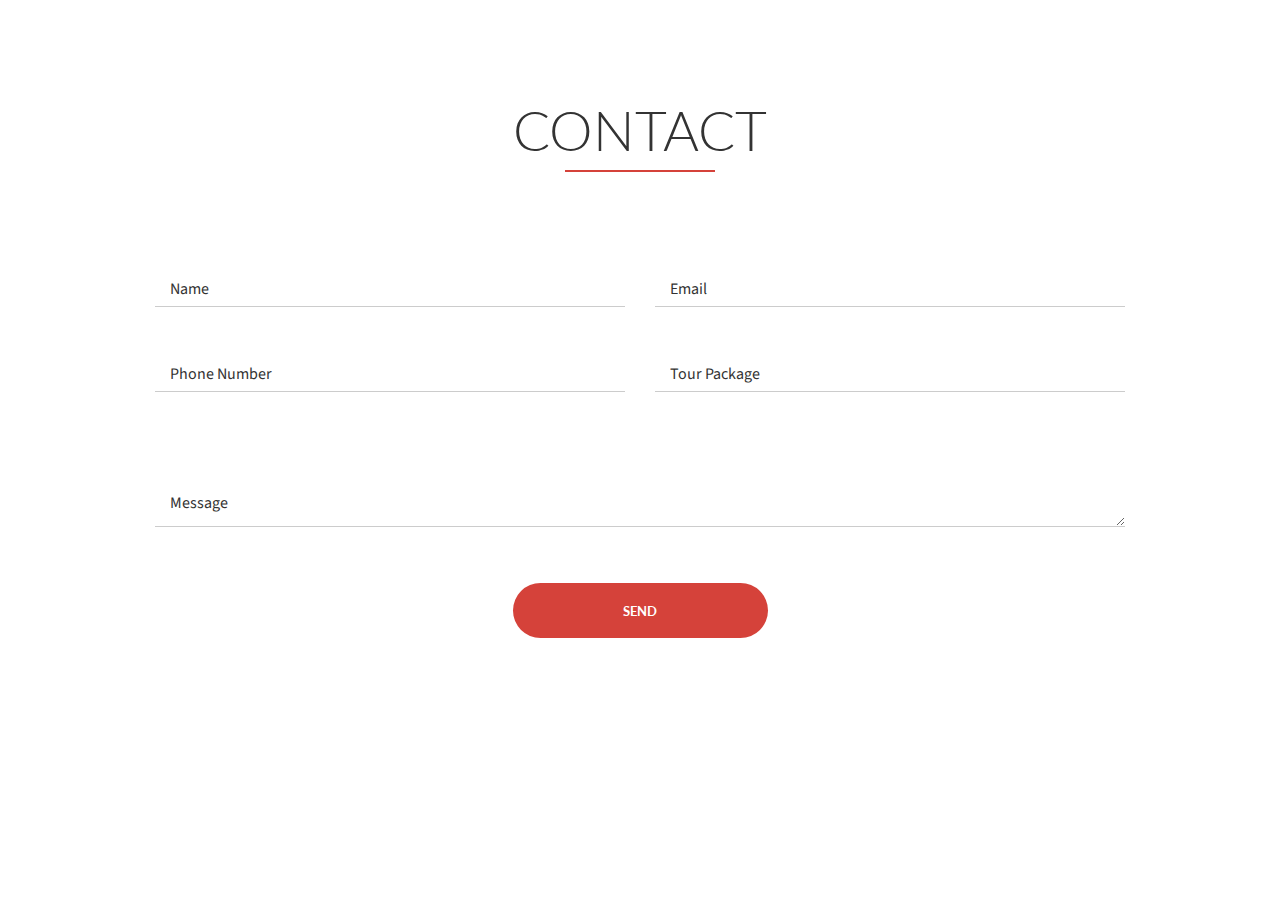
<file: contact.html>
<!DOCTYPE html>
<html lang="en">
<head>
    <meta charset="UTF-8">
    <meta name="viewport" content="width=device-width, initial-scale=1.0">
    <meta http-equiv="X-UA-Compatible" content="ie=edge">
    <link rel="stylesheet" href="css/bootstrap-grid.css">
    <link rel="stylesheet" href="css/style.css">
    <link rel="stylesheet" href="css/font-awesome.css">
    <!-- fonts -->
    <link href="https://fonts.googleapis.com/css?family=Lato:300,700,900|Source+Sans+Pro" rel="stylesheet">
    <title>Document</title>
</head>
<body>
    <section class="contact">
        <!-- .container|c -->
        <div class="container">
            <h2 class="section-title">
                Contact
            </h2>
    
            <form>
                <!-- .row|c -->
                <div class="row">
                    <!-- .col-5*4>input|c -->
                    <div class="col-md-10 col-lg-6 col-xl-5 contact-space-lg">
                        <input class="contact-form" type="text" placeholder="Name" required>
                    </div>
                    <!-- /.col-5 -->
                    <div class="col-md-10 col-lg-6 col-xl-5 contact-space-lg">
                        <input class="contact-form" type="email" placeholder="Email" required>
                    </div>
                    <!-- /.col-5 -->
                    <div class="col-md-10 col-lg-6 col-xl-5 contact-space-sm">
                        <input class="contact-form" type="tel" placeholder="Phone Number" required>
                    </div>
                    <!-- /.col-5 -->
                    <div class="col-md-10 col-lg-6 col-xl-5 contact-space-sm">
                        <input list="tour-list" class="contact-form" type="text" placeholder="Tour Package" required>
                        <datalist id="tour-list">
                            <!-- option*6 -->
                            <option value="Hiking"></option>
                            <option value="Adventure"></option>
                            <option value="Biketour"></option>
                            <option value="Offroad"></option>
                            <option value="Motobite"></option>
                            <option value="Essential"></option>
                        </datalist>
                    </div>
                    <!-- /.col-5 -->
                    <div class="col-md-10 col-lg-12 col-xl-10 contact-space-lg">
                        <textarea class="contact-form" cols="30" rows="3" placeholder="Message"></textarea>
                    </div>
                    <!-- /.col-10 -->
                    <!-- .col-auto>button.btn-main -->
                    <div class="col-auto contact-space-sm">
                        <button type="submit" class="btn-main">
                            Send
                        </button>
                    </div>
                </div>
                <!-- /.row -->
            </form>
        </div>
        <!-- /.container -->
    </section>
</body>
</html>
</file>
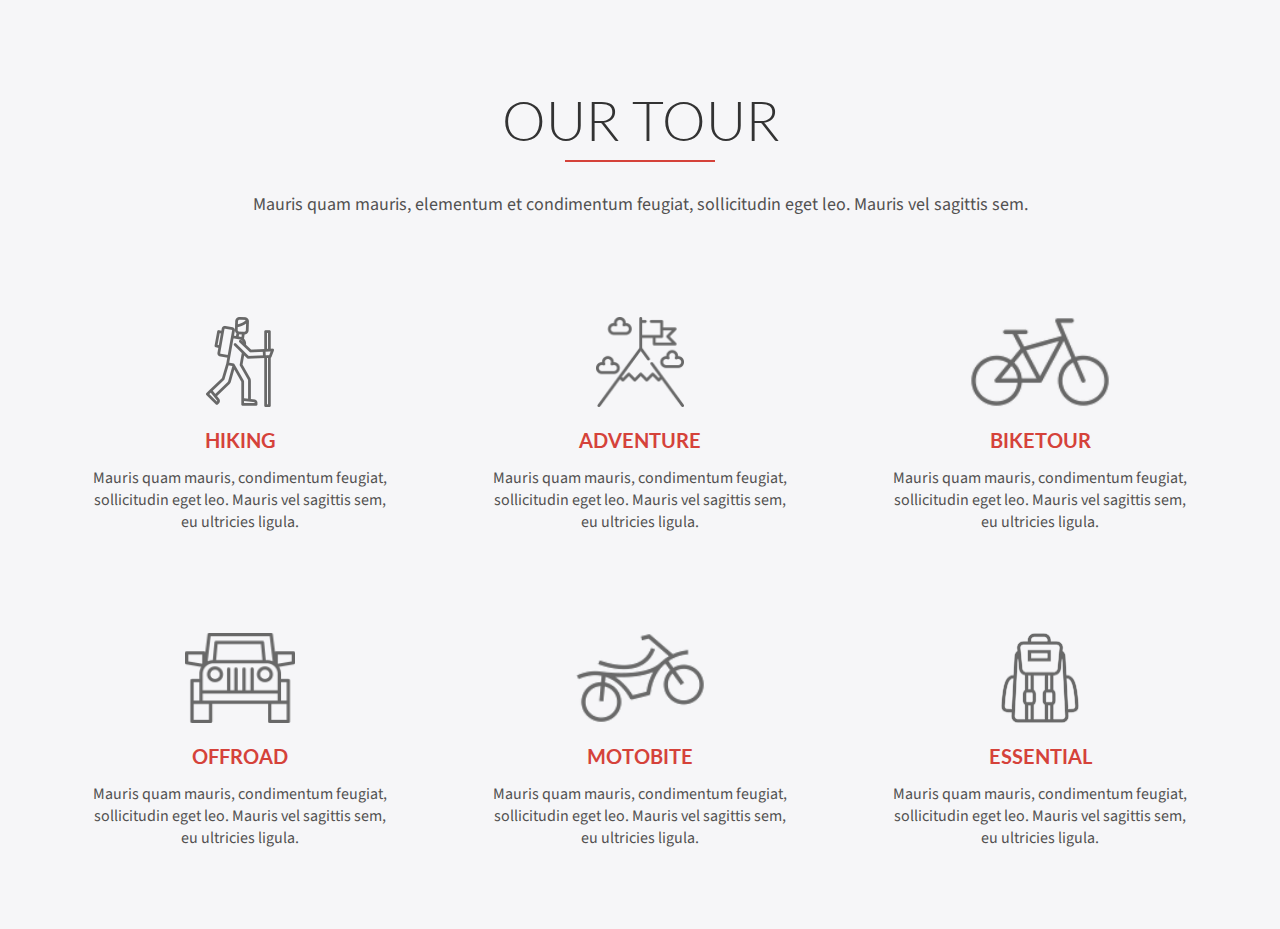
<file: our_tour.html>
<!DOCTYPE html>
<html lang="en">
<head>
    <meta charset="UTF-8">
    <meta name="viewport" content="width=device-width, initial-scale=1.0">
    <meta http-equiv="X-UA-Compatible" content="ie=edge">
    <link rel="stylesheet" href="css/bootstrap-grid.css">
    <link rel="stylesheet" href="css/style.css">
    <link rel="stylesheet" href="css/font-awesome.css">
    <!-- fonts -->
    <link href="https://fonts.googleapis.com/css?family=Lato:300,700,900|Source+Sans+Pro" rel="stylesheet">
    <title>Document</title>
</head>
<body>
    <section class="tour">
        <div class="container">
    
            <!-- h2.section-title{Our Tour} -->
            <h2 class="section-title">Our Tour</h2>
            <!-- p.section-subtitle -->
            <p class="section-subtitle">
                Mauris quam mauris, elementum et condimentum feugiat, sollicitudin eget leo. Mauris vel sagittis sem.
            </p>
    
            <!-- .row|c -->
            <div class="row justify-content-center">
                <!-- .col-4|c -->
                <div class="tour-item col-sm-8 col-md-6 col-lg-5 col-xl-4">
                    <img src="img/tour1.png" alt="">
                    <h3>
                        Hiking
                    </h3>
                    <p>
                        Mauris quam mauris, condimentum feugiat, sollicitudin eget leo. Mauris vel sagittis sem,
                        eu ultricies ligula.
                    </p>
                </div>
                <!-- /.col-4 -->
                <div class="tour-item col-sm-8 col-md-6 col-lg-5 col-xl-4">
                    <img src="img/tour2.png" alt="">
                    <h3>
                        Adventure
                    </h3>
                    <p>
                        Mauris quam mauris, condimentum feugiat, sollicitudin eget leo. Mauris vel sagittis sem,
                        eu ultricies ligula.
                    </p>
                </div>
                <!-- /.col-4 -->
                <div class="tour-item col-sm-8 col-md-6 col-lg-5 col-xl-4">
                    <img src="img/tour3.png" alt="">
                    <h3>
                        Biketour
                    </h3>
                    <p>
                        Mauris quam mauris, condimentum feugiat, sollicitudin eget leo. Mauris vel sagittis sem,
                        eu ultricies ligula.
                    </p>
                </div>
                <!-- /.col-4 -->
                <div class="tour-item col-sm-8 col-md-6 col-lg-5 col-xl-4">
                    <img src="img/tour4.png" alt="">
                    <h3>
                        Offroad
                    </h3>
                    <p>
                        Mauris quam mauris, condimentum feugiat, sollicitudin eget leo. Mauris vel sagittis sem,
                        eu ultricies ligula.
                    </p>
                </div>
                <!-- /.col-4 -->
                <div class="tour-item col-sm-8 col-md-6 col-lg-5 col-xl-4">
                    <img src="img/tour5.png" alt="">
                    <h3>
                        Motobite
                    </h3>
                    <p>
                        Mauris quam mauris, condimentum feugiat, sollicitudin eget leo. Mauris vel sagittis sem,
                        eu ultricies ligula.
                    </p>
                </div>
                <!-- /.col-4 -->
                <div class="tour-item col-sm-8 col-md-6 col-lg-5 col-xl-4">
                    <img src="img/tour6.png" alt="">
                    <h3>
                        Essential
                    </h3>
                    <p>
                        Mauris quam mauris, condimentum feugiat, sollicitudin eget leo. Mauris vel sagittis sem,
                        eu ultricies ligula.
                    </p>
                </div>
                <!-- /.col-4 -->
            </div>
            <!-- /.row -->
    
        </div>
        <!-- /.container -->
    </section>
</body>
</html>
</file>
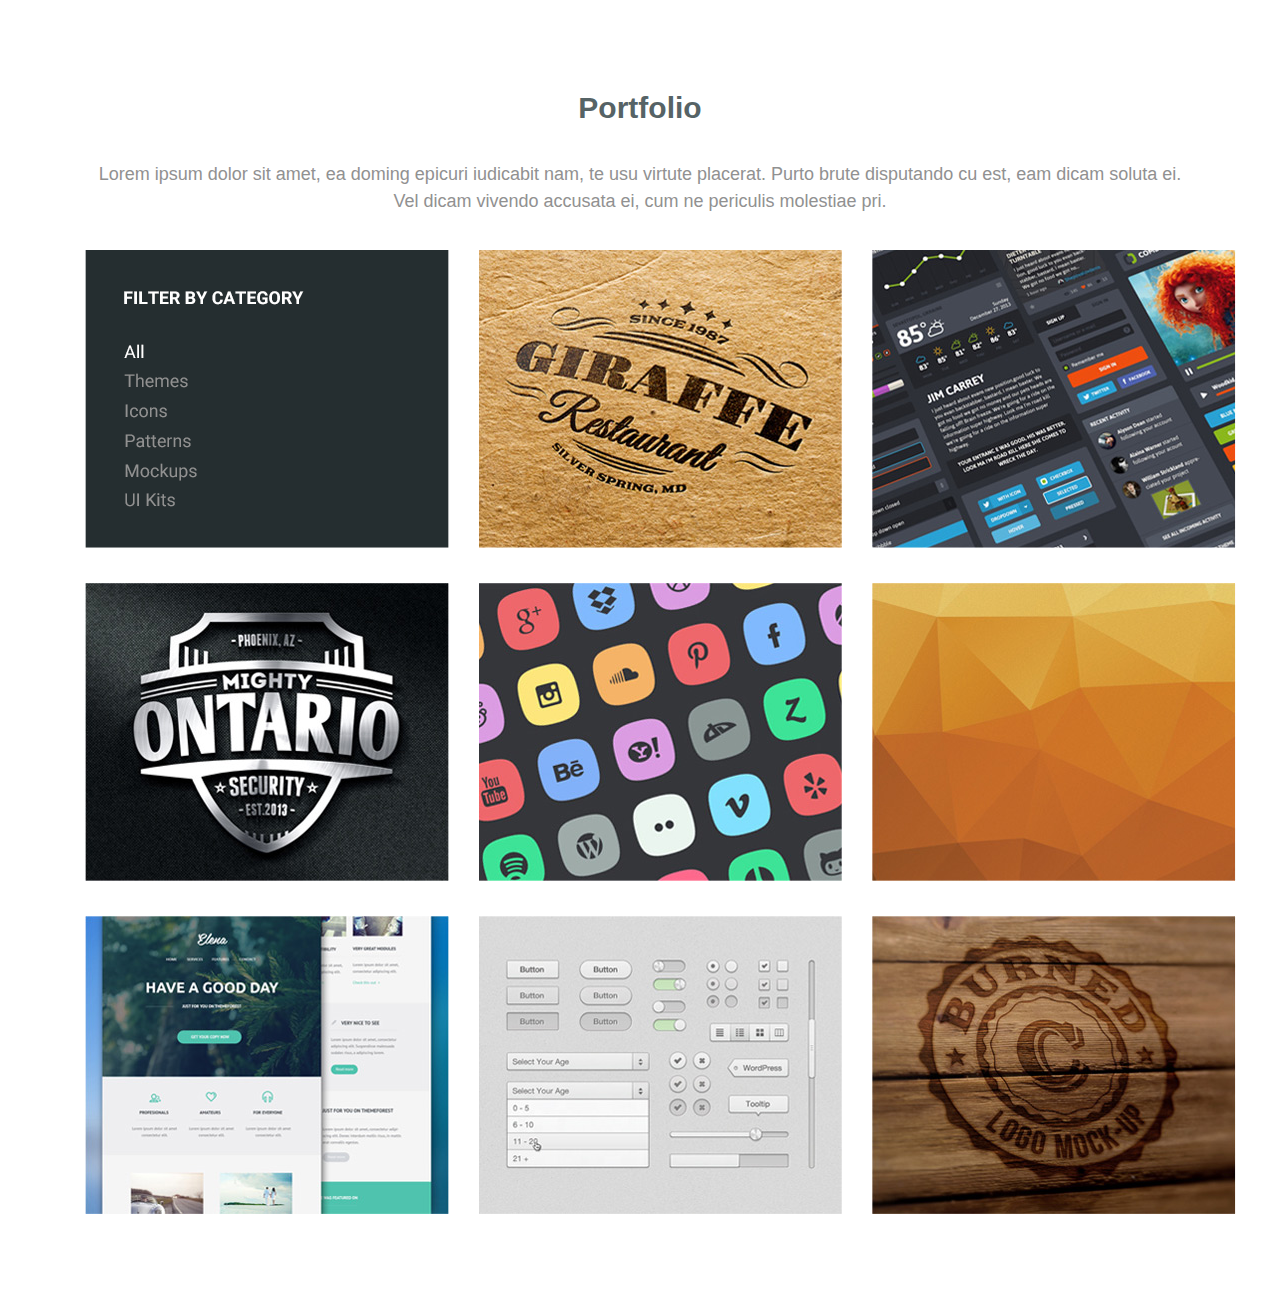
<file: portfolio.html>
<!DOCTYPE html>
<html lang="en">
<head>
    <meta charset="UTF-8">
    <meta name="viewport" content="width=device-width, initial-scale=1.0">
    <meta http-equiv="X-UA-Compatible" content="ie=edge">
        <link rel="stylesheet" href="./css/bootstrap.css">
        <link rel="stylesheet" href="./css/styleee.css">
        <link rel="stylesheet" href="css/font-awesome.css">
        <!-- fonts -->
        <link href="https://fonts.googleapis.com/css?family=Lato:300,700,900|Source+Sans+Pro" rel="stylesheet">
    <title>Document</title>
</head>
<body>
        <div class="container">
            <div class="portfolio">
                <h3>Portfolio</h3>
                <p>Lorem ipsum dolor sit amet, ea doming epicuri iudicabit nam, te usu virtute placerat. Purto brute
                    disputando cu est, eam dicam soluta ei. Vel dicam vivendo accusata ei, cum ne periculis molestiae pri.
                </p>
                <div class="row">
                    <div class="port">
                        <a href="#" class="col-lg-4 port-icon"> <img src="img/1.png" alt=""></a>
                        <a href="#" class="col-lg-4 port-icon"> <img src="img/2.jpg" alt=""></a>
                        <a href="#" class="col-lg-4 port-icon"> <img src="img/3.jpg" alt=""></a>
                    </div>
                    <div class="port">
                        <a href="#" class="col-lg-4 port-icon">
                            <img src="img/4.jpg" alt="">
                        </a>
                        <a href="#" class="col-lg-4 port-icon"> <img src="img/5.jpg" alt=""></a>
                        <a href="#" class="col-lg-4 port-icon"> <img src="img/6.jpg" alt=""></a>
                    </div>
                    <div class="port">
                        <a href="#" class="col-lg-4 port-icon">
                            <img src="img/7.jpg" alt="">
        
                        </a>
                        <a href="#" class="col-lg-4 port-icon"> <img src="img/8.jpg" alt=""></a>
                        <a hres="#carouselExampleIndicator" class="col-lg-4 port-icon"> <img src="img/9.jpg" alt=""></a>
                    </div>
                </div>
            </div>
        </div>
</body>
</html>
</file>
<file: css/style.css>
/* 
font-family: 'Lato', sans-serif;
font-family: 'Source Sans Pro', sans-serif;
*/

* {
    /* m0 */
    margin: 0;
    /* p0 */
    padding: 0;
}

body {
    /* bgc#f */
    background-color: #ffffff;
    /* c#525151 */
    color: #525151;
    /* fz16 */
    font-size: 16px;
    font-family: 'Source Sans Pro', sans-serif;
}

ul {
    /* list:none */
    list-style-type: none;
}

a {
    /* td:n */
    text-decoration: none;
}

h1,
h2,
h3 {
    font-family: 'Lato', sans-serif;
    /* tt:u */
    text-transform: uppercase;
}

/* header */
.header {
    min-height: 100vh; /* 100% от высоты бразура */
    /* bg */
    background: url('../img/header-bg.jpg') no-repeat center / cover fixed;
    /* pt50 */
    padding-top: 50px;
    /* pb50 */
    padding-bottom: 50px;
    /* df */
    display: flex;
    /* fxd:c */
    flex-direction: column;
}

.navbar-list {
    /* d:f */
    display: flex;
    /* jc:sa */
    justify-content: space-around;
    /* ai:c */
    align-items: center;
}

.navbar-list a {
    /* ff */
    font-family: 'Lato';
    /* tt:u */
    text-transform: uppercase;
    /* fw:b */
    font-weight: bold;
    /* fz17 */
    font-size: 17px;
    /* c#231f20 */
    color: #231f20;
}

.header-title {
    /* fz70 */
    font-size: 70px;
    /* c#231f20 */
    color: #231f20;
    /* fw300 */
    font-weight: 300;
    /* mb30 */
    margin-bottom: 30px;
}

.header-title strong {
    /* fw900 */
    font-weight: 900;
    /* c#d5423a */
    color: #d5423a;
}

.container-title {
    /* ta:c */
    text-align: center;
    /* mt:a */
    margin-top: auto;
    /* mb:a */
    margin-bottom: auto;
}

.container-title .row {
    /* jc:c */
    justify-content: center;
}
/* header end */

.btn-main {
    /* w255 */
    width: 255px;
    /* h55 */
    height: 55px;
    /* bgc#d5423a */
    background-color: #d5423a;
    /* c#f */
    color: #ffffff;
    /* d:ib */
    display: inline-flex;
    /* ff */
    font-family: 'Lato';
    /* tt:u */
    text-transform: uppercase;
    /* fw:b */
    font-weight: bold;
    /* jc:c */
    justify-content: center;
    /* ai:c */
    align-items: center;
    /* bdrs */
    border-radius: calc(55px / 2); /* 55px - высота кнопки */
    /* bd:n */
    border: none;
    /* p0 */
    padding: 0;
}

.section-title {
    /* ta:c */
    text-align: center;
    /* fw300 */
    font-weight: 300;
    /* fz55 */
    font-size: 55px;
    /* c#3 */
    color: #333333;
    /* lh80px */
    line-height: 80px;
}

/**
 * ::before
 * ::after
 */

.section-title::after {
    content: '';
    /* d:b */
    display: block;
    /* w150 */
    width: 150px;
    /* bdb */
    border-bottom: 2px solid #d5423a;
    /* m0:a */
    margin: 0 auto;
}

.section-subtitle {
    /* ta:c */
    text-align: center;
    /* fz18 */
    font-size: 18px;
    /* mt30 */
    margin-top: 30px;
}

/* tour */
.tour {
    /* pt80+pb80 */
    padding-top: 80px;
    padding-bottom: 80px;
    /* bgc#f6f6f8 */
    background-color: #f6f6f8;
}

.tour-item {
    /* mt100 */
    margin-top: 100px;
    /* ta:c */
    text-align: center;
}

.tour-item img {
    /* h90 */
    height: 90px;
    /* mb15 */
    margin-bottom: 15px;
}

.tour-item h3 {
    /* c#d5423a */
    color: #d5423a;
    /* fz20 */
    font-size: 20px;
    /* mb15 */
    margin-bottom: 15px;
}

.tour-item p {
    /* pl35+pr35 */
    padding-left: 35px;
    padding-right: 35px;
}
/* tour end */


/* events */
.events {
    background: linear-gradient(
                    rgba(0,0,0, 0.5),
                    rgba(0,0,0, 0.5)
                ),
                url('../img/events-bg.jpg') no-repeat center / cover fixed;

    /* pt120+pb120 */
    padding-top: 120px;
    padding-bottom: 120px;
}

.events .section-title {
    /* c#f */
    color: #ffffff;
}

.events-item {
    /* bgc */
    background-color: rgba(0,0,0,0.8);
    /* mt50 */
    margin-top: 50px;
}

.events-item img {
    /* w100p */
    width: 100%;
}

.events-item-body {
    /* c#f */
    color: #ffffff;
    /* p30 */
    padding: 30px;
    /* pos:r */
    position: relative;
    /* ov:h */
    overflow: hidden;
}

.events-item-body h3 {
    /* c#d5423a */
    color: #d5423a;
    /* fz20 */
    font-size: 20px;
    /* mb15 */
    margin-bottom: 15px;
}

.events-item-body .fa {
    /* fz14 */
    font-size: 14px;
    /* w25 */
    width: 25px;
}

.btn-plus {
    /* d:if */
    display: inline-flex;
    /* w86 */
    width: 86px;
    /* h86 */
    height: 86px;
    /* bgc#d5423a */
    background-color: #d5423a;
    /* bdrs */
    border-radius: 50%;
    /* jc:c */
    justify-content: center;
    /* ai:c */
    align-items: center;
    /* pr12+pb12 */
    padding-right: 12px;
    padding-bottom: 12px;
    /* c#f */
    color: #ffffff;
    /* fz25 */
    font-size: 25px;
    /* pos:a */
    position: absolute;
    /* b-33 */
    bottom: -33px;
    /* r-33 */
    right: -33px;
}
/* events end */

/* contact */
.contact {
    /* pt90 */
    padding-top: 90px;
    /* pb70 */
    padding-bottom: 70px;
}

.contact .row {
    /* jc:c */
    justify-content: center;
}

.contact-form {
    /* w100p */
    width: 100%;
    /* h35 */
    height: 35px;
    min-height: 35px;
    max-height: 150px;
    /* bd:n */
    border: none;
    /* bdb */
    border-bottom: 1.5px solid #ccc;
    /* bxsh:none */
    box-shadow: none;
    outline: none;
    /* pl15 */
    padding-left: 15px;
    /* pr15 */
    padding-right: 15px;
    /* ff */
    font-family: inherit;
    /* fz */
    font-size: inherit;
    /* trs */
    transition: border-color 0.3s;

    resize: vertical;
}

.contact-form::placeholder {
    /* c#3 */
    color: #333333;
    /* op1 */
    opacity: 1; /* 1 == 100%, 0.54 == 54% */
}

.contact-space-sm {
    /* mt50 */
    margin-top: 50px;
}

.contact-space-lg {
    /* mt100 */
    margin-top: 100px;
}

.contact-form:focus,
.contact-form:hover {
    /* bdc#0 */
    border-color: #000000;
}

.contact-form:required:focus:valid {
    border-color: lightgreen;
}
/* contact end */

/* copyright */
.copyright {
    /* bgc#0 */
    background-color: #000000;
    /* c#80 */
    color: #808080;
    /* fz12 */
    font-size: 12px;
    /* pt30+pb40 */
    padding-top: 30px;
    padding-bottom: 40px;
}

.copyright .row {
    /* jc:sb */
    justify-content: space-between;
}
/* copyright end */
</file>
<file: css/styleee.css>
body {
    /* ff */
    font-family: 'Roboto', sans-serif;
    /* fw300 */
    font-weight: 400;
    /* light */
    /* fz14 */
    font-size: 14px;
    /* c#8c */
    color: #919191;
    background-color: #ffffff;
}

p{
    font-size: 18px;
}

h3{
    font-weight: bold;
    font-size: 30px;
    color: #566366;
}

h4 {
    font-weight: bold;
color: #566366; 
}
h1,
h2,
h3,
p,
ul,
ol {
    /* m0 */
    margin: 0;
    /* p0 */
    padding: 0;
}

.header {
    min-height: 100vh;
    background: url('../img/bg-header.jpg') no-repeat center top / cover fixed;
    display: flex;
    align-items: center;
    text-align: center;
    position: relative;
}

.header .carousel {
    position: unset;
}

.carousel-item h1 {
    display: inline-block;
    text-align: center;
    margin: 0 auto;
    width: 690px;
    border-top: solid 2px #ffffff;
    border-bottom: solid 2px #ffffff;
    font-weight: bold;
    font-size: 60px;
    color: #ffffff;
}

.carousel-inner {
    display: flex;
    justify-content: center;
    align-items: center;
    margin: 0 auto;
}


.carousel-item a {
    display: block;
    width: 180px;
    margin: 0 auto;

}

.btn-text {
    /* display: block; */
    padding: 15px 35px;
    border: solid 1px #ffffff;
    color: #ffffff;
    font-size: 18px;
    font-weight: bold;
    text-decoration: none;
    text-align: center;
}

.btn-text:hover {
    /* display: block; */
    color: #000000;
    font-size: 18px;
   text-decoration: none;
}

.header .carousel-item h1 {
    margin-bottom: 90px;
}

.carousel-indicators {
    display: flex;
    justify-content: flex-end;
    margin-left: 18%;
    margin-right: 18%;

}

/* navbar */
.navbar {
    background-color: #252e30;
    margin-bottom: 90px;
}

.navbar p {
font-size: 30px;
font-weight: bold;
    color: #2ecc71;
    margin-left: 15px;
}

.navbar span {
    color: #ffffff;
}

.navbar-logo {
    display: flex;
   align-items: center;
}

.navbar-list {
list-style-type: none;
display: flex;
font-size: 16px;
font-weight: bold;
}

.navbar-list a {
    color: #ffffff;
    text-decoration: none;
}

.navbar-list li:not(last-child) {
    margin-left: 40px;
}

.navbar-list a:hover {
    color: #2ecc71;
    text-decoration: none;
}
/* navbar end */

.cards .card h3 {
  margin-bottom: 40px;
 
}
.cards {
    display: flex;
    margin-bottom: 90px;
    }
    
    .card {
        border: none;
        font-size: 16px;
    }
    /* card end */
    .forms {
        display: flex;
        margin-bottom: 90px;
      
    }
    
    .main-form {
        margin-left: 75px;
    }
    .form-fs,
    .form-sd {
        display: flex;
    }
    .form:not(:last-child) {
        margin-left: 10px;
    }
    
    .form-form h3 {
        margin-bottom: 40px;
        margin-top: 90px;
    }
    
    .form-form p:not(:last-child) {
        margin-bottom: 40px;
    }
    
    .form-main {
        margin-top: 60px;
    }
    
    .form {
        display: flex;
    }
    
    .form-left {
        margin-right: 15px;
    }
    .form-fs {
        margin-bottom: 50px;
    }
    
    .forms {
        background-color: #f2f2f1;
    }
 
    /* skills start */
    .skills {
        margin-bottom: 90px;
    }
.skill a {
    display: block;
    width: 180px;
    margin: 0 auto;

}

.btn-skill {
    /* display: block; */
    padding: 10px 30px;
    border: solid 2px #2ecc71;
    color: #2ecc71;
    font-size: 18px;
   text-decoration: none;
    text-align: center;
}

.btn-skill:hover {
    /* display: block; */
    background-color: #2ecc71;
    color: #ffffff;
    font-size: 18px;
   text-decoration: none;
}

.skills h3 {
    margin-bottom: 40px;
}

.skills p {
    margin-bottom: 40px;
}

.skill-right span {
    font-size: 22px;
    font-weight: bold;
 color: #566366;
}

.progress {
    margin-top: 15px;
    margin-bottom: 30px;
    height: 30px;
}

.progress-bar {
    background-color: #2ecc71;
    height: 30px;
}
/* resume start */
.resume {
    background-color: #f2f2f1;
    padding-top: 90px;
    padding-bottom: 90px;
    position: relative;
 
}
.resume h3{
    text-align:  center;
 margin-bottom: 40px;
}
.resume a {
    display: block;
    width: 210px;
    margin: 0 auto;
    margin-top: 40px;
 
}

.btn-resume {
    /* display: block; */
    padding: 15px 15px;
    border: solid 2px #2ecc71;
    color: #2ecc71;
    font-size: 18px;
   text-decoration: none;
    text-align: center;
 
}

.btn-resume:hover {
    /* display: block; */
    background-color: #2ecc71;
    color: #ffffff;
    font-size: 18px;
   text-decoration: none;
}

.resume::after {
    content: '';
    position: absolute;
    border:  20px solid transparent;
   border-bottom: 20px solid #f2f2f1;
   right: 50%;
   top: calc(90% + 40px);
   transform: rotate(180deg);
}
/* resume end */
.education {
    padding-top: 90px;
    padding-bottom: 90px;
    border-bottom: 1px solid #cccccc;
}

.edu-left h3 {
    margin-bottom: 45px;
}

.edu-left p:not(:last-child) {
    margin-bottom: 45px;
}

.edu-right {
    padding-top: 90px;
}

.badge-edu {
    width: 65px;
    height: 25px;
    margin: 0 auto;
    line-height: 25px;
}

.edu-fs {
    padding-bottom: 30px;
    border-bottom: 1px solid #cccccc;
}

.edu-sd{
    padding-top: 30px;
}

.edu-tr {
    padding-top: 55px;
    padding-bottom: 20px;
    border-bottom: 1px solid #cccccc;
}

.edu-tr p {
    margin-bottom: 15px;
}

.edu-fo {
   padding-top: 20px; 
}
/* education end */
.work {
    padding-top: 90px;
    padding-bottom: 90px;
}

.work-left h3 {
    margin-bottom: 45px;
}

.work-left p:not(:last-child) {
    margin-bottom: 45px;
}

.work-right {
    padding-top: 90px;
}

.badge-edu {
    width: 65px;
    height: 25px;
    margin: 0 auto;
    line-height: 25px;
}

.work-fs {
    padding-bottom: 30px;
    border-bottom: 1px solid #cccccc;
}

.work-sd{
    padding-top: 30px;
}

.work-tr {
    padding-top: 55px;
    padding-bottom: 20px;
    border-bottom: 1px solid #cccccc;
}

.work-tr p {
    margin-bottom: 15px;
}

.work-fo {
   padding-top: 20px; 
}

.work-fv {
    padding-top: 65px;
    padding-bottom: 30px;
    border-bottom: 1px solid #cccccc;
}

.work-sx{
    padding-top: 30px;
}
/* work end */
.stone {
    background-color: #f2f2f1;
    padding-top: 90px;
    padding-bottom: 90px;
    text-align: center;
    position: relative;
}
.carousel-indicators {
    display: flex;
    align-items: center;
    justify-content: center;
    margin-left: 18%;
    margin-right: 18%;
position: absolute;
top: 130%;
}

.stone .carousel-inner p {
    margin-bottom: 35px;
   
}
/* stone end */
.portfolio {
    padding-top: 90px;
    padding-bottom: 90px;
    
}
.portfolio h3 {
    text-align: center;
    margin-bottom: 35px;
} 

.portfolio p {
    text-align: center;
    margin-bottom: 35px;
}
.port {
    display: flex;
    flex-direction: row;
    position: relative;
}

.port:not(:last-child) {
    margin-bottom: 35px;
}

.portfolio .port-icon:hover::before {
   display: block;
    }
    
  .port-icon::before {
      display: none;
      position: absolute;
      content: '';
      width: 364px;
      height: 100%;
      background: rgba(52, 171, 106, 0.5) url('../img/icon.png') center no-repeat;
     
      }
/* end */

.contact {
    padding-top: 90px;
    padding-bottom: 90px;
    display: flex;
    background-color: #252e30;
    
}

.contact-left {
    color: #ffffff;
   
}

.contact-left p {
    margin-bottom: 10px;
    
}
.contact-form {
    width: 100%;
    height: 65px;
    
    min-height: 35px;
    max-height: 150px;
    border: none;
    text-align: left;
    margin-bottom: 25px;
    font-family: inherit;
    font-size: inherit;
   padding-left: 10px;
    resize: vertical;
    background-color: #4b5456;
}

.contact-text {
    width: 100%;
    height: 280px;
    
    min-height: 35px;
    max-height: 150px;
   
    text-align: left;
    margin-bottom: 40px;
    font-family: inherit;
    font-size: inherit;
    padding-left: 10px;
    background-color: #4b5456;
    resize: vertical;
    border: none;
}

.contact-left a {
    display: block;
    width: 210px;
   text-decoration: none;
   
 
}

.btn-contact-left {
    /* display: block; */
    padding: 15px 15px;
    border:none;
    color: #ffffff;
    background-color: #191f21;
    font-size: 18px;
   text-decoration: none;
   text-align: center;
    font-weight: bold;
}

.btn-contact-left:hover {
    /* display: block; */
    background-color: #ffffff;
    color: #191f21;
    font-weight: bold;
       }
    
       
       .contact-right h3 {
          color: #ffffff;
          margin-bottom: 35px; 
       }
       
       .contact-right p {
           margin-bottom: 35px;
       }
       
       .contact-right li {
           text-decoration: none;
           list-style-type: none;
           
       }
       
       .contact-right ul {
        margin-bottom: 35px;
       }
       .contact-right a {
        text-decoration: none;
        color: #919191;
       }
       
       .contacts {
           
           display: flex;
         text-align: center;
         
       }
       
       .contacts span {
        color: #ffffff;
        margin-right: 35px;
       }
       /* end */
       .copy {
           display: flex;
           flex-direction: column;
          padding-bottom: 50px;
          padding-top: 50px;
           background-color: #191f21;
           text-align: center;
          
       }
       
       .copy-icon {
           display: flex;
           justify-content: center;
           margin-top: 30px;
           
       }
       
       .copy-icon p:not(:last-child) {
           margin-right: 10px;
       }
       
       .copy-icon p {
           background-color: #4b5456;
           border-radius: 20px;
           width: 40px;
           height: 40px;
        padding: 5px;
          color: #191f21;
       }
       
       .copy-icon p:hover {
           color: #ffffff;
       }
</file>
